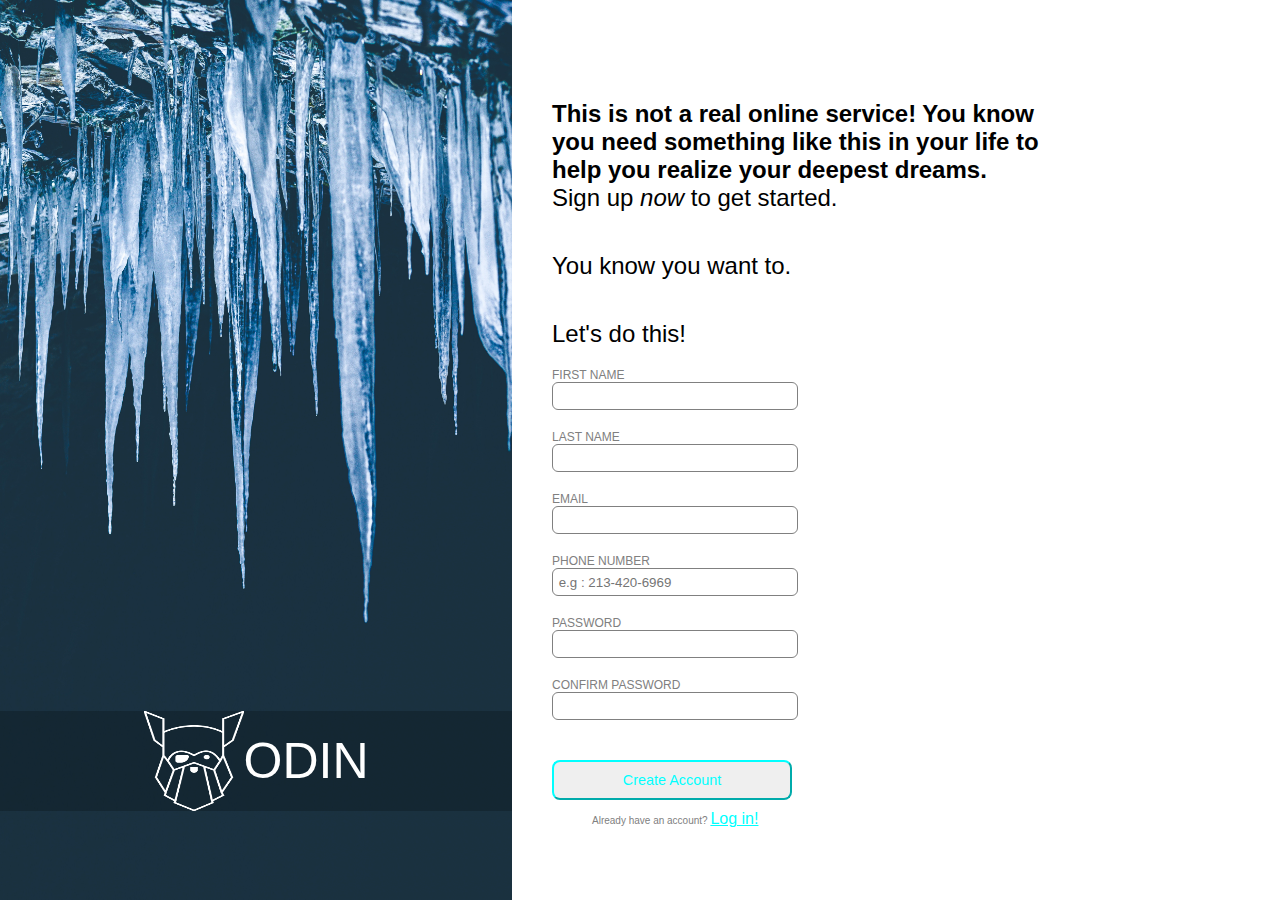
<file: index.html>
<!DOCTYPE html>
<html lang="en">
<head>
    <meta charset="UTF-8">
    <meta http-equiv="X-UA-Compatible" content="IE=edge">
    <meta name="viewport" content="width=device-width, initial-scale=1.0">
    <title>Document</title>
    <link rel="stylesheet" href="suf.css">
    
</head>
<body>
    <div class="left-side">
        <div class="banner">
            
            <img id="logo" src="pics/odin-lined.png">
            <div id="odin">ODIN</div>
            
        </div>
    </div>
    
    <div class="right-side">
        <div class="paragraph-1">This is not a real online service! You know you need something like this in your life to help you realize your deepest dreams.
            
        </div>
        <div class="paragraph-2">Sign up <em>now</em> to get started.</div> 
        <div class="paragraph-3">You know you want to.</div> 
        <div class="paragraph-4">Let's do this!</div>
        
        <form action="" method="GET">

            <div class="first-name">
                <label for="first-name">FIRST NAME</label>
                <input name="first-name" type="first-name" id="first-name" required>
            </div>

            <div class="last-name">
                <label for="last-name">LAST NAME</label>
                <input name="last-name" type="last-name" id="last-name" required>
            </div>
            <div class="email">
                <label for="email">EMAIL</label>
                <input name="email" type="email" id="email" required>
            </div>
            <div class="phone-number">
                <label for="phone-number">PHONE NUMBER</label>
                <input name="phone-number" type="tel" id="phone-number" placeholder=" e.g : 213-420-6969" required>
            </div>
            <div class="password">
                <label for="password">PASSWORD</label>
                <input name="password" type="password" id="password" required>

            </div>
            <div class="confirm-password">
                <label for="confirm-password">CONFIRM PASSWORD</label>
                <input name="confirm-password" type="password" id="confirm-password" required>
            </div>

            <div class="account">
                <button class="create" type="submit"> Create Account</button>

                <div class="existing-account">Already have an account? <a href="blank"> Log in! </a></div>

            </div>
            
            
            
            

        </form>
        

        


    </div>
</body>
</html>
</file>
<file: suf.css>
body{
    margin: 0;
    display: flex;
    flex-direction: row;
    min-height: 100vh;
    
    font-family:'Segoe UI', Tahoma, Geneva, Verdana, sans-serif;
    
}

.left-side{
    padding: 0;
    margin: 0;
    background-image: url(pics/icicle.jpg) ;
    background-size: cover;
    height: 100vh;
    width: 40vw;
    display: flex;
    justify-content: center;
    flex-direction: column;
    min-width: 220px;
}


    
.banner{
    
    background-color: rgba(0, 0, 0, 0.205);
    margin-top: 69vh;
    
    
    
    
    display: flex;
    justify-content:center;
    align-items: center;
    
}
    
#logo {
    color: aliceblue;
    align-self: center;
    height: 100px;
    width: 100px;
}

#odin {
    color: white; opacity: 200%;
    align-self: center;
    font-size: 50px;
    font-family:'Segoe UI', Tahoma, Geneva, Verdana, sans-serif;

}



.right-side{
    
    color: black;
    height: 100vh;
    width: 60vw;
    background-color:rgb(255, 255, 255);
    
}

.paragraph-1{
    font-size: 24px;
    margin-top: 100px; margin-left: 40px; margin-right: 300px; 
    font-weight: bold;
    min-width: 500px;
}
.paragraph-2{
    font-size: 24px;
    margin-left: 40px; margin-right: 300px; margin-bottom: 40px;
    min-width: 500px;
}
.paragraph-3{
    font-size: 24px;
    margin-left: 40px; margin-right: 300px; margin-bottom: 40px;
    min-width: 500px;

}
.paragraph-4{
    font-size: 24px;
    margin-left: 40px; margin-right: 300px; margin-bottom: 10px;
    min-width: 500px;
}

form{
    font-size: 12px;
    color:grey;
    display: flex;
    justify-content: space-between;
    flex-wrap: wrap;
    margin-left: 40px; margin-right: 300px;
    max-width: 600px;
    max-height: 400px;
    
    
}

form > div{
    
    display: flex;
    flex-direction: column;
    margin-top: 10px;
    margin-bottom: 10px;
    margin-right: 10px;
}

input {
    
    color: black;
    height: 24px;
    width: 240px;
    border: solid;
    border-color: grey;
    border-width: 1px;
    border-radius: 6px;
    
}

input:focus{
    border-color: skyblue;
    border-width: 3px;
    
    
    
}

.account{
    display: flex;
}

.create {
    color: aqua;
    border-radius: 8px;
    border-color: aqua;
    font-size: larger;
    height: 40px;
    width: 240px;
    min-width: 100px;
    margin-top: 20px;

    
}

.existing-account {
    font-size: 10px;
    margin-top: 10px;
    margin-left: 40px;
    min-width: 300px;
}




a{
    font-size: 16px;
    color: aqua;
}
</file>
